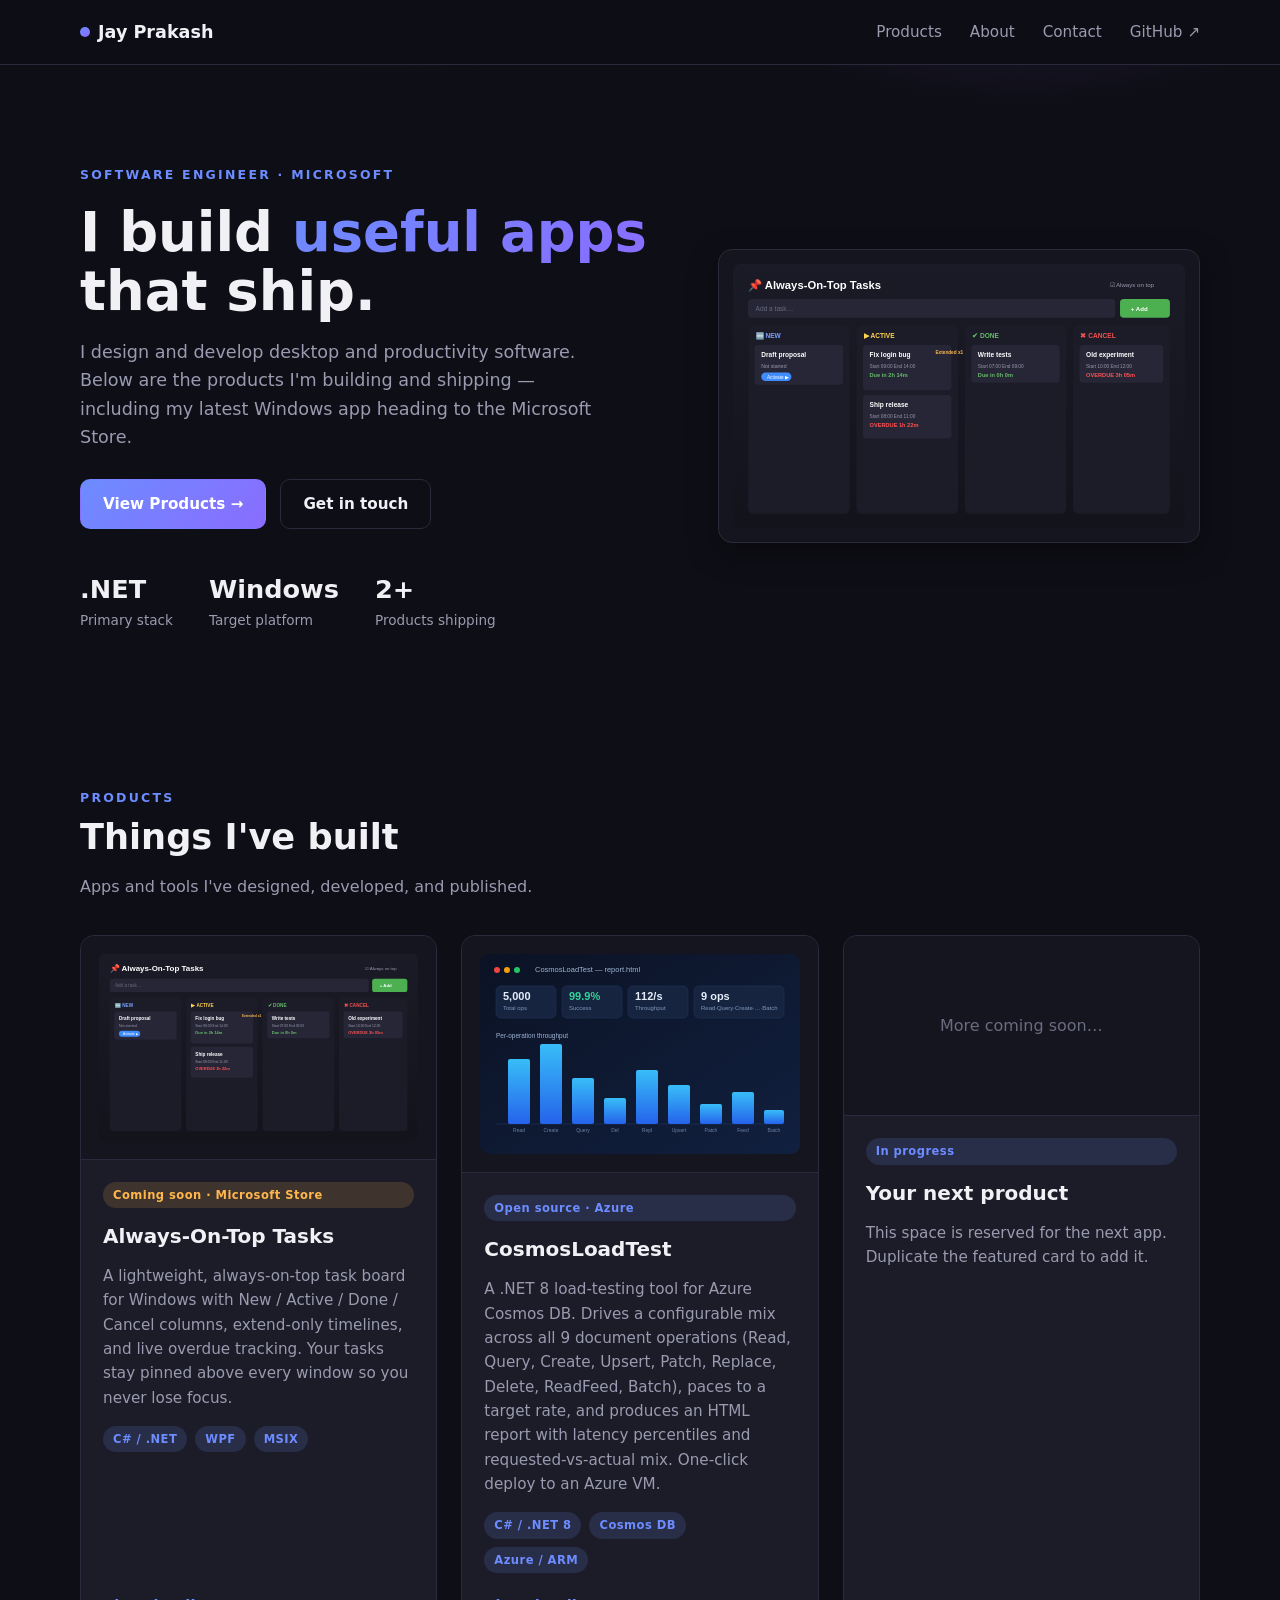
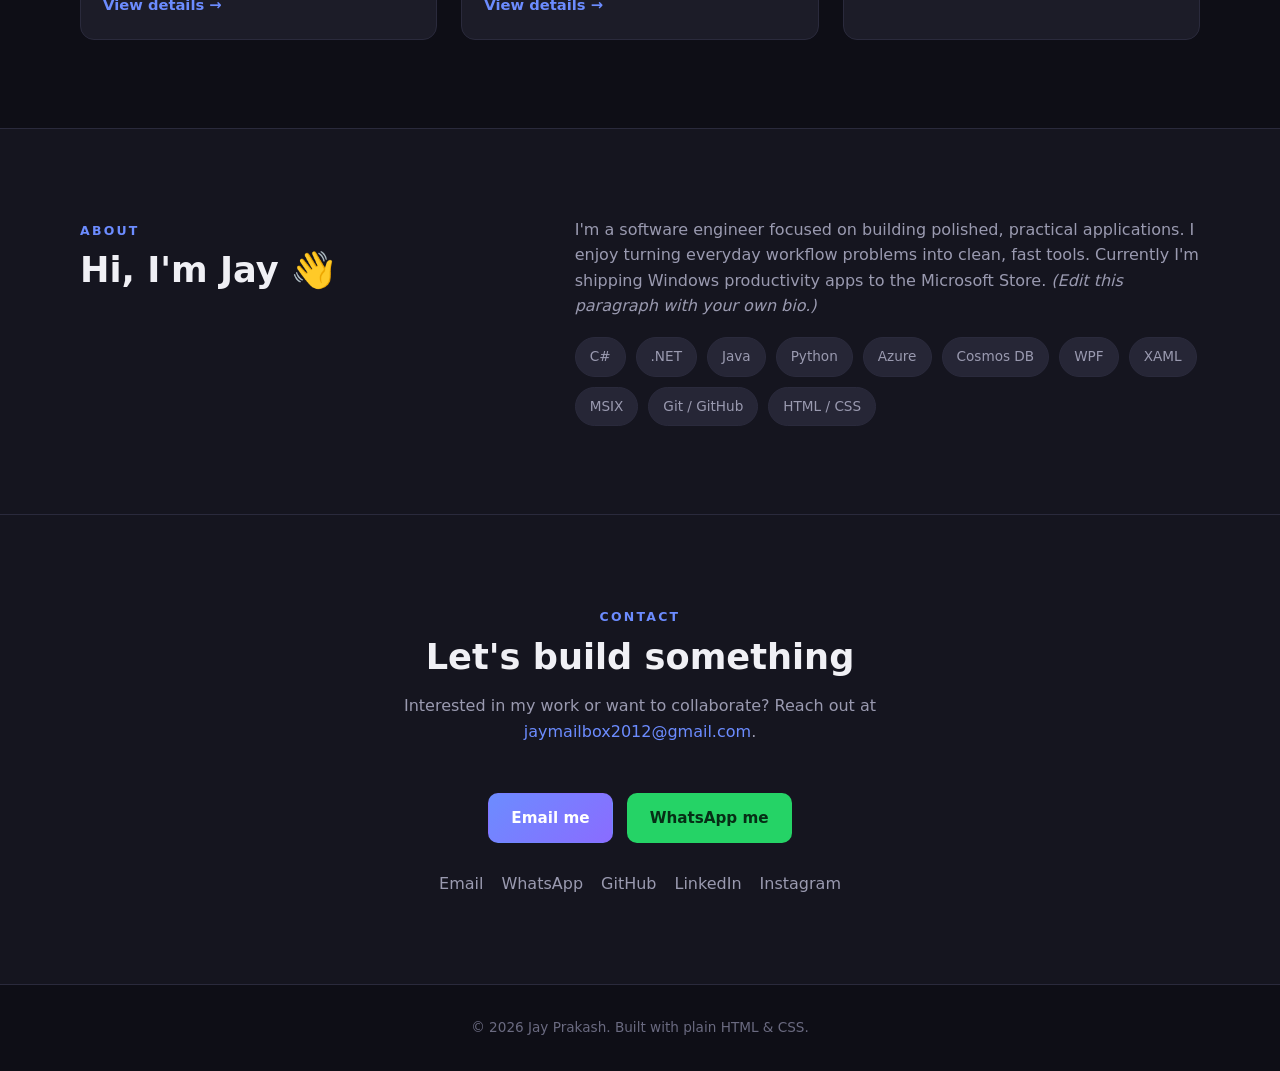
<file: index.html>
<!DOCTYPE html>
<html lang="en">
<head>
  <meta charset="UTF-8" />
  <meta name="viewport" content="width=device-width, initial-scale=1.0" />
  <title>Jay Prakash — Software Engineer & App Developer</title>
  <meta name="description" content="Portfolio of Jay Prakash. Products, apps, and projects including Always-On-Top Tasks for Windows." />
  <link rel="stylesheet" href="styles.css" />
  <link rel="icon" href="data:image/svg+xml,<svg xmlns='http://www.w3.org/2000/svg' viewBox='0 0 100 100'><text y='.9em' font-size='90'>📌</text></svg>" />
</head>
<body>

  <!-- ===== Nav ===== -->
  <header class="nav">
    <div class="container nav-inner">
      <a href="#home" class="brand"><span class="dot"></span> Jay Prakash</a>
      <nav class="nav-links" id="navLinks">
        <a href="#products">Products</a>
        <a href="#about">About</a>
        <a href="#contact">Contact</a>
        <a href="https://github.com/iam-jay" target="_blank" rel="noopener">GitHub ↗</a>
      </nav>
      <button class="nav-toggle" id="navToggle" aria-label="Toggle menu">☰</button>
    </div>
  </header>

  <!-- ===== Hero ===== -->
  <section class="hero" id="home">
    <div class="container hero-grid">
      <div>
        <span class="eyebrow">Software Engineer · Microsoft</span>
        <h1>I build <span class="grad">useful apps</span> that ship.</h1>
        <p class="lead">
          I design and develop desktop and productivity software. Below are the products
          I'm building and shipping — including my latest Windows app heading to the Microsoft Store.
        </p>
        <div class="hero-cta">
          <a href="#products" class="btn btn-primary">View Products →</a>
          <a href="#contact" class="btn btn-ghost">Get in touch</a>
        </div>
        <div class="stats">
          <div class="stat"><div class="num">.NET</div><div class="lbl">Primary stack</div></div>
          <div class="stat"><div class="num">Windows</div><div class="lbl">Target platform</div></div>
          <div class="stat"><div class="num">2+</div><div class="lbl">Products shipping</div></div>
        </div>
      </div>
      <div class="hero-visual">
        <img src="assets/app-mockup.svg" alt="Preview of the Always-On-Top Tasks app" />
      </div>
    </div>
  </section>

  <!-- ===== Products ===== -->
  <section class="section" id="products">
    <div class="container">
      <div class="products-head">
        <div>
          <span class="eyebrow">Products</span>
          <h2 class="section-title">Things I've built</h2>
          <p class="section-sub">Apps and tools I've designed, developed, and published.</p>
        </div>
      </div>

      <div class="product-grid">

        <!-- Featured product -->
        <article class="product-card">
          <div class="product-thumb">
            <img src="assets/app-mockup.svg" alt="Always-On-Top Tasks app preview" />
          </div>
          <div class="product-body">
            <span class="badge badge-soon">Coming soon · Microsoft Store</span>
            <h3>Always-On-Top Tasks</h3>
            <p>
              A lightweight, always-on-top task board for Windows with New / Active / Done / Cancel
              columns, extend-only timelines, and live overdue tracking. Your tasks stay pinned above
              every window so you never lose focus.
            </p>
            <div class="tag-row">
              <span class="badge badge-tech">C# / .NET</span>
              <span class="badge badge-tech">WPF</span>
              <span class="badge badge-tech">MSIX</span>
            </div>
            <div class="product-actions">
              <a href="products/always-on-top-tasks.html" class="link-arrow">View details →</a>
            </div>
          </div>
        </article>

        <!-- CosmosLoadTest -->
        <article class="product-card">
          <div class="product-thumb">
            <img src="assets/cosmos-load-test.svg" alt="CosmosLoadTest HTML report preview" />
          </div>
          <div class="product-body">
            <span class="badge badge-tech">Open source · Azure</span>
            <h3>CosmosLoadTest</h3>
            <p>
              A .NET 8 load-testing tool for Azure Cosmos DB. Drives a configurable mix
              across all 9 document operations (Read, Query, Create, Upsert, Patch, Replace,
              Delete, ReadFeed, Batch), paces to a target rate, and produces an HTML report
              with latency percentiles and requested-vs-actual mix. One-click deploy to an Azure VM.
            </p>
            <div class="tag-row">
              <span class="badge badge-tech">C# / .NET 8</span>
              <span class="badge badge-tech">Cosmos DB</span>
              <span class="badge badge-tech">Azure / ARM</span>
            </div>
            <div class="product-actions">
              <a href="products/cosmos-load-test.html" class="link-arrow">View details →</a>
            </div>
          </div>
        </article>

        <!-- Placeholder for future product -->
        <article class="product-card">
          <div class="product-thumb" style="display:flex;align-items:center;justify-content:center;min-height:180px;color:var(--muted-2);">
            <span>More coming soon…</span>
          </div>
          <div class="product-body">
            <span class="badge badge-tech">In progress</span>
            <h3>Your next product</h3>
            <p>This space is reserved for the next app. Duplicate the featured card to add it.</p>
          </div>
        </article>

      </div>
    </div>
  </section>

  <!-- ===== About ===== -->
  <section class="section" id="about" style="background:var(--bg-soft);border-top:1px solid var(--border);">
    <div class="container about-grid">
      <div>
        <span class="eyebrow">About</span>
        <h2 class="section-title">Hi, I'm Jay 👋</h2>
      </div>
      <div>
        <p style="color:var(--muted);">
          I'm a software engineer focused on building polished, practical applications.
          I enjoy turning everyday workflow problems into clean, fast tools. Currently I'm
          shipping Windows productivity apps to the Microsoft Store.
          <em>(Edit this paragraph with your own bio.)</em>
        </p>
        <div class="skills">
          <span class="chip">C#</span>
          <span class="chip">.NET</span>
          <span class="chip">Java</span>
          <span class="chip">Python</span>
          <span class="chip">Azure</span>
          <span class="chip">Cosmos DB</span>
          <span class="chip">WPF</span>
          <span class="chip">XAML</span>
          <span class="chip">MSIX</span>
          <span class="chip">Git / GitHub</span>
          <span class="chip">HTML / CSS</span>
        </div>
      </div>
    </div>
  </section>

  <!-- ===== Contact ===== -->
  <section class="section contact" id="contact">
    <div class="container">
      <span class="eyebrow">Contact</span>
      <h2 class="section-title">Let's build something</h2>
      <p class="section-sub" style="margin-inline:auto;">
        Interested in my work or want to collaborate? Reach out at
        <a href="mailto:jaymailbox2012@gmail.com" style="color:var(--accent);">jaymailbox2012@gmail.com</a>.
      </p>
      <div style="display:flex;gap:14px;justify-content:center;flex-wrap:wrap;margin-top:24px;">
        <a href="mailto:jaymailbox2012@gmail.com" class="btn btn-primary">Email me</a>
        <a href="https://wa.me/917795540204" target="_blank" rel="noopener" class="btn" style="background:#25D366;color:#062e16;">WhatsApp me</a>
      </div>
      <div class="social">
        <a href="mailto:jaymailbox2012@gmail.com">Email</a>
        <a href="https://wa.me/917795540204" target="_blank" rel="noopener">WhatsApp</a>
        <a href="https://github.com/iam-jay" target="_blank" rel="noopener">GitHub</a>
        <a href="https://www.linkedin.com/in/jayiiita" target="_blank" rel="noopener">LinkedIn</a>
        <a href="https://www.instagram.com/jayprakashstar" target="_blank" rel="noopener">Instagram</a>
      </div>
    </div>
  </section>

  <footer class="footer">
    <div class="container">© <span id="year"></span> Jay Prakash. Built with plain HTML & CSS.</div>
  </footer>

  <script src="script.js"></script>
</body>
</html>
</file>
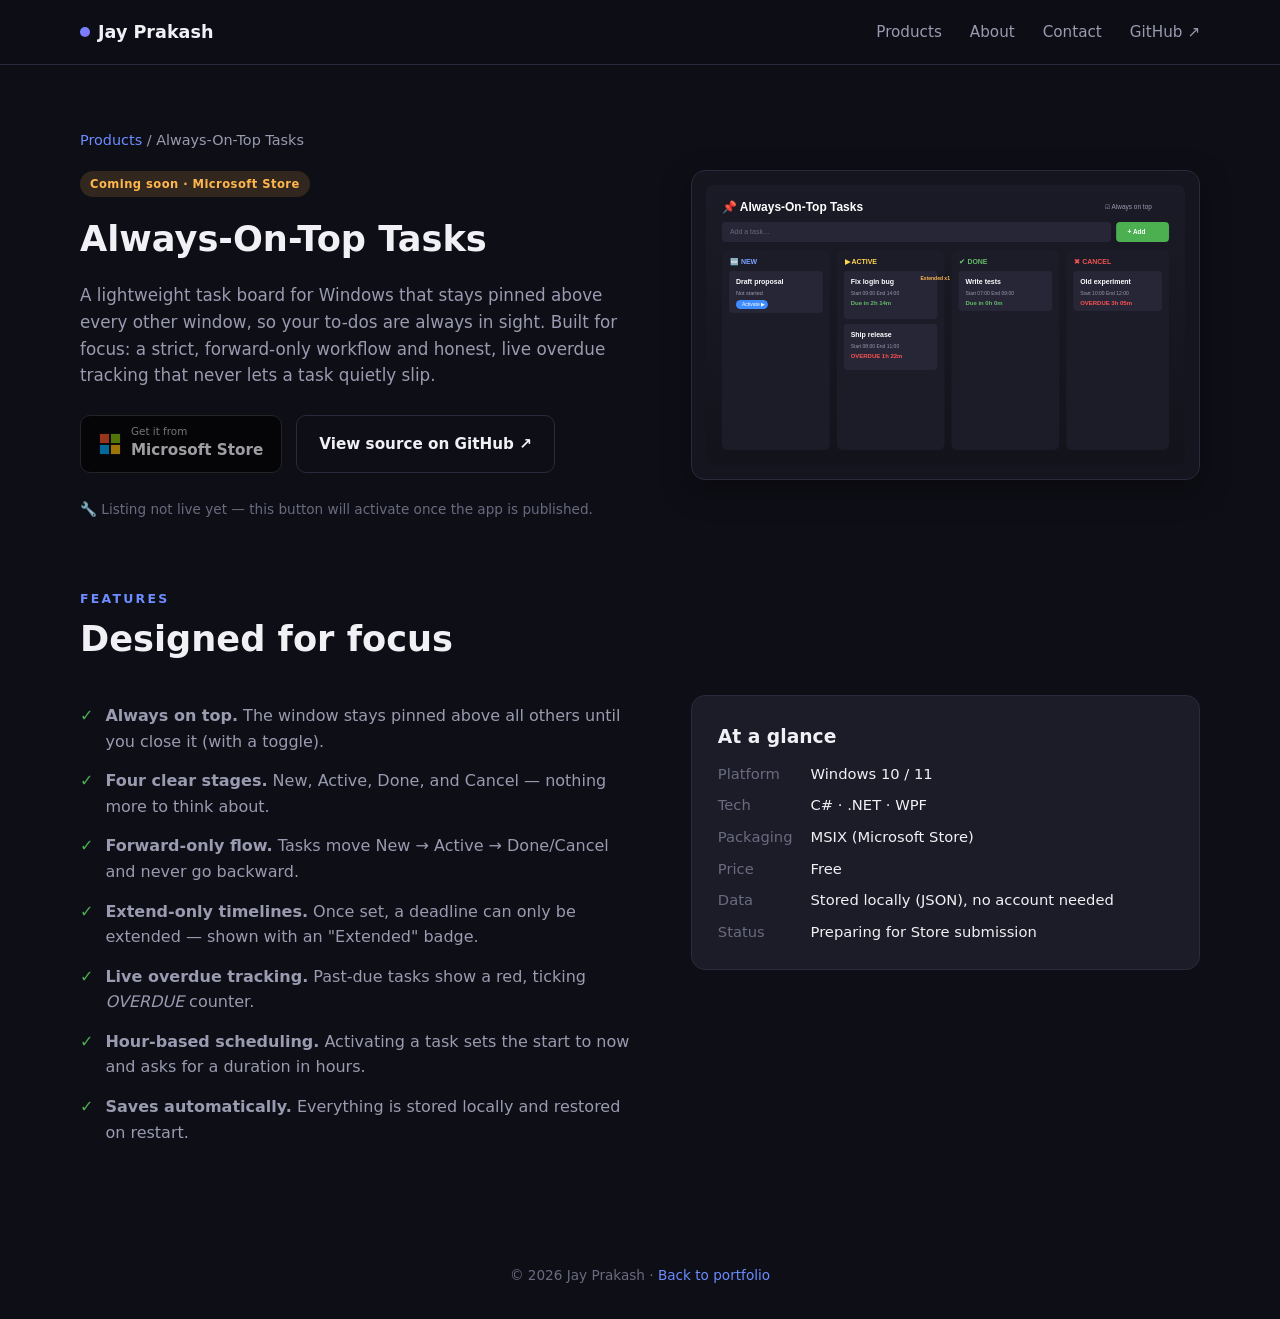
<file: products/always-on-top-tasks.html>
<!DOCTYPE html>
<html lang="en">
<head>
  <meta charset="UTF-8" />
  <meta name="viewport" content="width=device-width, initial-scale=1.0" />
  <title>Always-On-Top Tasks — Jay Prakash</title>
  <meta name="description" content="Always-On-Top Tasks: a pinned, always-visible task board for Windows. New / Active / Done / Cancel columns, extend-only timelines, and live overdue tracking." />
  <link rel="stylesheet" href="../styles.css" />
  <link rel="icon" href="data:image/svg+xml,<svg xmlns='http://www.w3.org/2000/svg' viewBox='0 0 100 100'><text y='.9em' font-size='90'>📌</text></svg>" />

  <!-- Open Graph: nice preview when you share the URL -->
  <meta property="og:title" content="Always-On-Top Tasks for Windows" />
  <meta property="og:description" content="A pinned, always-visible task board with live overdue tracking. Coming soon to the Microsoft Store." />
  <meta property="og:type" content="website" />
  <meta property="og:image" content="../assets/app-mockup.svg" />
</head>
<body>

  <!-- ===== Nav ===== -->
  <header class="nav">
    <div class="container nav-inner">
      <a href="../index.html#home" class="brand"><span class="dot"></span> Jay Prakash</a>
      <nav class="nav-links" id="navLinks">
        <a href="../index.html#products">Products</a>
        <a href="../index.html#about">About</a>
        <a href="../index.html#contact">Contact</a>
        <a href="https://github.com/iam-jay" target="_blank" rel="noopener">GitHub ↗</a>
      </nav>
      <button class="nav-toggle" id="navToggle" aria-label="Toggle menu">☰</button>
    </div>
  </header>

  <!-- ===== Detail hero ===== -->
  <section class="detail-hero">
    <div class="container">
      <div class="breadcrumb"><a href="../index.html#products">Products</a> / Always-On-Top Tasks</div>
      <div class="detail-grid">
        <div>
          <span class="badge badge-soon" id="statusBadge">Coming soon · Microsoft Store</span>
          <h1 class="section-title" style="margin:14px 0;">Always-On-Top Tasks</h1>
          <p style="color:var(--muted);font-size:1.05rem;">
            A lightweight task board for Windows that stays pinned above every other window,
            so your to-dos are always in sight. Built for focus: a strict, forward-only workflow
            and honest, live overdue tracking that never lets a task quietly slip.
          </p>

          <!-- Microsoft Store button — replace href once published -->
          <div style="display:flex;gap:14px;flex-wrap:wrap;margin:26px 0;">
            <a id="storeLink"
               href="#"
               data-store-url="REPLACE_WITH_MICROSOFT_STORE_URL"
               class="store-badge" target="_blank" rel="noopener">
              <svg class="ms-logo" viewBox="0 0 24 24" aria-hidden="true">
                <rect x="1" y="1" width="10" height="10" fill="#F25022"/>
                <rect x="13" y="1" width="10" height="10" fill="#7FBA00"/>
                <rect x="1" y="13" width="10" height="10" fill="#00A4EF"/>
                <rect x="13" y="13" width="10" height="10" fill="#FFB900"/>
              </svg>
              <span><small>Get it from</small><strong>Microsoft Store</strong></span>
            </a>
            <a href="https://github.com/iam-jay/todo" target="_blank" rel="noopener" class="btn btn-ghost">View source on GitHub ↗</a>
          </div>
          <p id="storeNote" style="color:var(--muted-2);font-size:.85rem;">
            🔧 Listing not live yet — this button will activate once the app is published.
          </p>
        </div>

        <div class="hero-visual">
          <img src="../assets/app-mockup.svg" alt="Always-On-Top Tasks app screenshot" />
        </div>
      </div>
    </div>
  </section>

  <!-- ===== Features ===== -->
  <section class="section" style="padding-top:32px;">
    <div class="container">
      <span class="eyebrow">Features</span>
      <h2 class="section-title">Designed for focus</h2>
      <div class="detail-grid" style="margin-top:28px;">
        <ul class="feature-list">
          <li><span class="ic">✓</span><span><strong>Always on top.</strong> The window stays pinned above all others until you close it (with a toggle).</span></li>
          <li><span class="ic">✓</span><span><strong>Four clear stages.</strong> New, Active, Done, and Cancel — nothing more to think about.</span></li>
          <li><span class="ic">✓</span><span><strong>Forward-only flow.</strong> Tasks move New → Active → Done/Cancel and never go backward.</span></li>
          <li><span class="ic">✓</span><span><strong>Extend-only timelines.</strong> Once set, a deadline can only be extended — shown with an "Extended" badge.</span></li>
          <li><span class="ic">✓</span><span><strong>Live overdue tracking.</strong> Past-due tasks show a red, ticking <em>OVERDUE</em> counter.</span></li>
          <li><span class="ic">✓</span><span><strong>Hour-based scheduling.</strong> Activating a task sets the start to now and asks for a duration in hours.</span></li>
          <li><span class="ic">✓</span><span><strong>Saves automatically.</strong> Everything is stored locally and restored on restart.</span></li>
        </ul>

        <div class="panel">
          <h3 style="margin-bottom:6px;">At a glance</h3>
          <dl class="kv">
            <dt>Platform</dt><dd>Windows 10 / 11</dd>
            <dt>Tech</dt><dd>C# · .NET · WPF</dd>
            <dt>Packaging</dt><dd>MSIX (Microsoft Store)</dd>
            <dt>Price</dt><dd>Free</dd>
            <dt>Data</dt><dd>Stored locally (JSON), no account needed</dd>
            <dt>Status</dt><dd>Preparing for Store submission</dd>
          </dl>
        </div>
      </div>
    </div>
  </section>

  <footer class="footer">
    <div class="container">© <span id="year"></span> Jay Prakash · <a href="../index.html" style="color:var(--accent);">Back to portfolio</a></div>
  </footer>

  <script src="../script.js"></script>
</body>
</html>
</file>
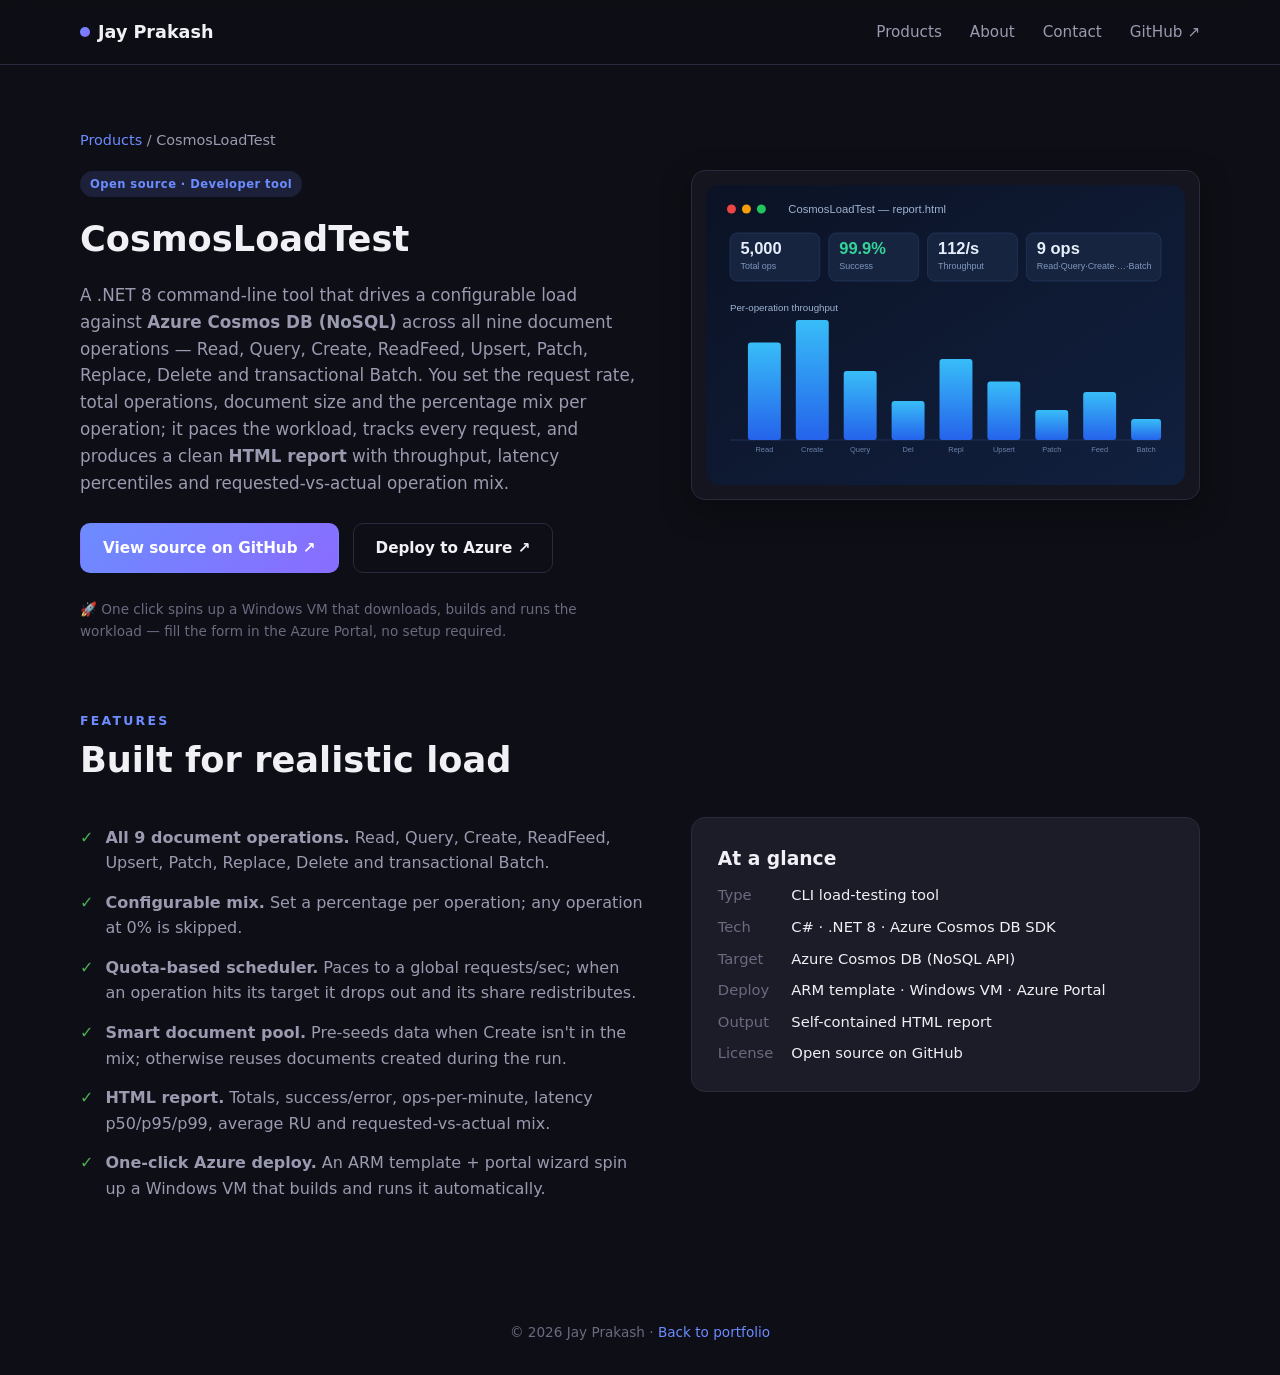
<file: products/cosmos-load-test.html>
<!DOCTYPE html>
<html lang="en">
<head>
  <meta charset="UTF-8" />
  <meta name="viewport" content="width=device-width, initial-scale=1.0" />
  <title>CosmosLoadTest — Jay Prakash</title>
  <meta name="description" content="CosmosLoadTest: a .NET 8 load-testing tool for Azure Cosmos DB. Drives all 9 document operations with a configurable mix and produces an HTML report. One-click deploy to an Azure VM." />
  <link rel="stylesheet" href="../styles.css" />
  <link rel="icon" href="data:image/svg+xml,<svg xmlns='http://www.w3.org/2000/svg' viewBox='0 0 100 100'><text y='.9em' font-size='90'>📌</text></svg>" />

  <!-- Open Graph: nice preview when you share the URL -->
  <meta property="og:title" content="CosmosLoadTest — Azure Cosmos DB load tester" />
  <meta property="og:description" content="A .NET 8 tool that drives a configurable Cosmos DB workload across all 9 document operations and produces an HTML report. One-click deploy to an Azure VM." />
  <meta property="og:type" content="website" />
  <meta property="og:image" content="../assets/cosmos-load-test.svg" />
</head>
<body>

  <!-- ===== Nav ===== -->
  <header class="nav">
    <div class="container nav-inner">
      <a href="../index.html#home" class="brand"><span class="dot"></span> Jay Prakash</a>
      <nav class="nav-links" id="navLinks">
        <a href="../index.html#products">Products</a>
        <a href="../index.html#about">About</a>
        <a href="../index.html#contact">Contact</a>
        <a href="https://github.com/iam-jay" target="_blank" rel="noopener">GitHub ↗</a>
      </nav>
      <button class="nav-toggle" id="navToggle" aria-label="Toggle menu">☰</button>
    </div>
  </header>

  <!-- ===== Detail hero ===== -->
  <section class="detail-hero">
    <div class="container">
      <div class="breadcrumb"><a href="../index.html#products">Products</a> / CosmosLoadTest</div>
      <div class="detail-grid">
        <div>
          <span class="badge badge-tech">Open source · Developer tool</span>
          <h1 class="section-title" style="margin:14px 0;">CosmosLoadTest</h1>
          <p style="color:var(--muted);font-size:1.05rem;">
            A .NET 8 command-line tool that drives a configurable load against
            <strong>Azure Cosmos DB (NoSQL)</strong> across all nine document operations —
            Read, Query, Create, ReadFeed, Upsert, Patch, Replace, Delete and transactional
            Batch. You set the request rate, total operations, document size and the
            percentage mix per operation; it paces the workload, tracks every request,
            and produces a clean <strong>HTML report</strong> with throughput, latency
            percentiles and requested-vs-actual operation mix.
          </p>

          <div style="display:flex;gap:14px;flex-wrap:wrap;margin:26px 0;">
            <a href="https://github.com/iam-jay/CosmosLoadTest" target="_blank" rel="noopener" class="btn btn-primary">View source on GitHub ↗</a>
            <a href="https://portal.azure.com/#blade/Microsoft_Azure_CreateUIDef/CustomDeploymentBlade/uri/https%3A%2F%2Fraw.githubusercontent.com%2Fiam-jay%2FCosmosLoadTest%2Fmain%2Fdeploy%2Ftemplate.json/createUIDefinitionUri/https%3A%2F%2Fraw.githubusercontent.com%2Fiam-jay%2FCosmosLoadTest%2Fmain%2Fdeploy%2FcreateUiDefinition.json"
               target="_blank" rel="noopener" class="btn btn-ghost">Deploy to Azure ↗</a>
          </div>
          <p style="color:var(--muted-2);font-size:.85rem;">
            🚀 One click spins up a Windows VM that downloads, builds and runs the workload — fill the form in the Azure Portal, no setup required.
          </p>
        </div>

        <div class="hero-visual">
          <img src="../assets/cosmos-load-test.svg" alt="CosmosLoadTest HTML report preview" />
        </div>
      </div>
    </div>
  </section>

  <!-- ===== Features ===== -->
  <section class="section" style="padding-top:32px;">
    <div class="container">
      <span class="eyebrow">Features</span>
      <h2 class="section-title">Built for realistic load</h2>
      <div class="detail-grid" style="margin-top:28px;">
        <ul class="feature-list">
          <li><span class="ic">✓</span><span><strong>All 9 document operations.</strong> Read, Query, Create, ReadFeed, Upsert, Patch, Replace, Delete and transactional Batch.</span></li>
          <li><span class="ic">✓</span><span><strong>Configurable mix.</strong> Set a percentage per operation; any operation at 0% is skipped.</span></li>
          <li><span class="ic">✓</span><span><strong>Quota-based scheduler.</strong> Paces to a global requests/sec; when an operation hits its target it drops out and its share redistributes.</span></li>
          <li><span class="ic">✓</span><span><strong>Smart document pool.</strong> Pre-seeds data when Create isn't in the mix; otherwise reuses documents created during the run.</span></li>
          <li><span class="ic">✓</span><span><strong>HTML report.</strong> Totals, success/error, ops-per-minute, latency p50/p95/p99, average RU and requested-vs-actual mix.</span></li>
          <li><span class="ic">✓</span><span><strong>One-click Azure deploy.</strong> An ARM template + portal wizard spin up a Windows VM that builds and runs it automatically.</span></li>
        </ul>

        <div class="panel">
          <h3 style="margin-bottom:6px;">At a glance</h3>
          <dl class="kv">
            <dt>Type</dt><dd>CLI load-testing tool</dd>
            <dt>Tech</dt><dd>C# · .NET 8 · Azure Cosmos DB SDK</dd>
            <dt>Target</dt><dd>Azure Cosmos DB (NoSQL API)</dd>
            <dt>Deploy</dt><dd>ARM template · Windows VM · Azure Portal</dd>
            <dt>Output</dt><dd>Self-contained HTML report</dd>
            <dt>License</dt><dd>Open source on GitHub</dd>
          </dl>
        </div>
      </div>
    </div>
  </section>

  <footer class="footer">
    <div class="container">© <span id="year"></span> Jay Prakash · <a href="../index.html" style="color:var(--accent);">Back to portfolio</a></div>
  </footer>

  <script src="../script.js"></script>
</body>
</html>
</file>
<file: styles.css>
:root {
  --bg: #0e0e16;
  --bg-soft: #15151f;
  --card: #1c1c28;
  --card-2: #262636;
  --text: #f0f0f5;
  --muted: #9a9ab0;
  --muted-2: #6a6a80;
  --accent: #6c8cff;
  --accent-2: #8a6cff;
  --green: #4caf50;
  --border: #2a2a3c;
  --radius: 14px;
  --shadow: 0 10px 30px rgba(0, 0, 0, .35);
}

* { box-sizing: border-box; margin: 0; padding: 0; }

html { scroll-behavior: smooth; }

body {
  font-family: "Segoe UI", system-ui, -apple-system, Arial, sans-serif;
  background: var(--bg);
  color: var(--text);
  line-height: 1.6;
  -webkit-font-smoothing: antialiased;
}

a { color: inherit; text-decoration: none; }
img, svg { max-width: 100%; display: block; }

.container { width: min(1120px, 92%); margin-inline: auto; }
.section { padding: 88px 0; }
.section-title { font-size: clamp(1.6rem, 3vw, 2.2rem); font-weight: 800; }
.section-sub { color: var(--muted); margin-top: 8px; max-width: 620px; }
.eyebrow {
  text-transform: uppercase; letter-spacing: .18em; font-size: .78rem;
  font-weight: 700; color: var(--accent);
}

/* ---------- Nav ---------- */
.nav {
  position: sticky; top: 0; z-index: 50;
  backdrop-filter: blur(12px);
  background: rgba(14, 14, 22, .72);
  border-bottom: 1px solid var(--border);
}
.nav-inner { display: flex; align-items: center; justify-content: space-between; height: 64px; }
.brand { font-weight: 800; font-size: 1.1rem; display: flex; align-items: center; gap: 8px; }
.brand .dot { width: 10px; height: 10px; border-radius: 50%; background: linear-gradient(135deg, var(--accent), var(--accent-2)); }
.nav-links { display: flex; gap: 28px; align-items: center; }
.nav-links a { color: var(--muted); font-weight: 500; font-size: .95rem; transition: color .2s; }
.nav-links a:hover { color: var(--text); }
.nav-toggle { display: none; background: none; border: 0; color: var(--text); font-size: 1.5rem; cursor: pointer; }

/* ---------- Buttons ---------- */
.btn {
  display: inline-flex; align-items: center; gap: 8px;
  padding: 12px 22px; border-radius: 10px; font-weight: 600; font-size: .95rem;
  border: 1px solid transparent; cursor: pointer; transition: transform .15s, background .2s, border-color .2s;
}
.btn:hover { transform: translateY(-2px); }
.btn-primary { background: linear-gradient(135deg, var(--accent), var(--accent-2)); color: #fff; }
.btn-ghost { background: transparent; border-color: var(--border); color: var(--text); }
.btn-ghost:hover { border-color: var(--accent); }

/* ---------- Hero ---------- */
.hero { padding: 96px 0 64px; position: relative; overflow: hidden; }
.hero::before {
  content: ""; position: absolute; inset: -200px 0 auto 0; height: 480px;
  background: radial-gradient(600px 300px at 30% 0%, rgba(108, 140, 255, .22), transparent 70%),
              radial-gradient(500px 280px at 80% 10%, rgba(138, 108, 255, .18), transparent 70%);
  pointer-events: none;
}
.hero-grid { display: grid; grid-template-columns: 1.1fr .9fr; gap: 48px; align-items: center; position: relative; }
.hero h1 { font-size: clamp(2.2rem, 5vw, 3.4rem); line-height: 1.1; font-weight: 800; margin: 16px 0; }
.hero h1 .grad { background: linear-gradient(135deg, var(--accent), var(--accent-2)); -webkit-background-clip: text; background-clip: text; color: transparent; }
.hero p.lead { color: var(--muted); font-size: 1.1rem; max-width: 540px; }
.hero-cta { display: flex; gap: 14px; margin-top: 28px; flex-wrap: wrap; }
.hero-visual { background: var(--bg-soft); border: 1px solid var(--border); border-radius: var(--radius); padding: 14px; box-shadow: var(--shadow); }

/* ---------- Stats ---------- */
.stats { display: flex; gap: 36px; margin-top: 40px; flex-wrap: wrap; }
.stat .num { font-size: 1.6rem; font-weight: 800; }
.stat .lbl { color: var(--muted); font-size: .85rem; }

/* ---------- Products ---------- */
.products-head { display: flex; justify-content: space-between; align-items: end; flex-wrap: wrap; gap: 16px; margin-bottom: 36px; }
.product-grid { display: grid; grid-template-columns: repeat(auto-fill, minmax(320px, 1fr)); gap: 24px; }
.product-card {
  background: var(--card); border: 1px solid var(--border); border-radius: var(--radius);
  overflow: hidden; transition: transform .2s, border-color .2s; display: flex; flex-direction: column;
}
.product-card:hover { transform: translateY(-6px); border-color: var(--accent); }
.product-thumb { background: var(--bg-soft); border-bottom: 1px solid var(--border); padding: 18px; }
.product-body { padding: 22px; display: flex; flex-direction: column; gap: 12px; flex: 1; }
.badge { display: inline-block; font-size: .72rem; font-weight: 700; letter-spacing: .04em;
  padding: 4px 10px; border-radius: 999px; }
.badge-soon { background: rgba(255, 183, 77, .15); color: #ffb74d; }
.badge-live { background: rgba(76, 175, 80, .15); color: #66bb6a; }
.badge-tech { background: rgba(108, 140, 255, .15); color: var(--accent); }
.product-body h3 { font-size: 1.25rem; }
.product-body p { color: var(--muted); font-size: .95rem; }
.tag-row { display: flex; flex-wrap: wrap; gap: 8px; margin-top: 4px; }
.product-actions { margin-top: auto; display: flex; gap: 12px; padding-top: 8px; flex-wrap: wrap; }
.link-arrow { color: var(--accent); font-weight: 600; font-size: .92rem; display: inline-flex; gap: 6px; align-items: center; }

/* ---------- Store badge ---------- */
.store-badge {
  display: inline-flex; align-items: center; gap: 10px; padding: 10px 18px;
  background: #000; border: 1px solid #333; border-radius: 10px; color: #fff;
  transition: transform .15s, border-color .2s;
}
.store-badge:hover { transform: translateY(-2px); border-color: var(--accent); }
.store-badge .ms-logo { width: 22px; height: 22px; }
.store-badge small { display: block; font-size: .65rem; color: #bbb; line-height: 1; }
.store-badge strong { font-size: .95rem; line-height: 1.2; }

/* ---------- About ---------- */
.about-grid { display: grid; grid-template-columns: 1fr 1.4fr; gap: 48px; align-items: start; }
.skills { display: flex; flex-wrap: wrap; gap: 10px; margin-top: 18px; }
.chip { background: var(--card-2); border: 1px solid var(--border); padding: 8px 14px; border-radius: 999px; font-size: .85rem; color: var(--muted); }

/* ---------- Contact ---------- */
.contact { text-align: center; background: var(--bg-soft); border-top: 1px solid var(--border); border-bottom: 1px solid var(--border); }
.contact .btn { margin-top: 24px; }
.social { display: flex; gap: 18px; justify-content: center; margin-top: 28px; }
.social a { color: var(--muted); transition: color .2s, transform .15s; }
.social a:hover { color: var(--text); transform: translateY(-2px); }

/* ---------- Footer ---------- */
.footer { padding: 32px 0; text-align: center; color: var(--muted-2); font-size: .85rem; }

/* ---------- Product detail page ---------- */
.detail-hero { padding: 64px 0 32px; }
.breadcrumb { color: var(--muted); font-size: .9rem; margin-bottom: 18px; }
.breadcrumb a { color: var(--accent); }
.detail-grid { display: grid; grid-template-columns: 1.05fr .95fr; gap: 48px; align-items: start; }
.feature-list { list-style: none; display: grid; gap: 14px; margin-top: 8px; }
.feature-list li { display: flex; gap: 12px; align-items: flex-start; color: var(--muted); }
.feature-list .ic { color: var(--green); font-weight: 800; }
.panel { background: var(--card); border: 1px solid var(--border); border-radius: var(--radius); padding: 26px; }
.kv { display: grid; grid-template-columns: auto 1fr; gap: 8px 18px; font-size: .92rem; margin-top: 10px; }
.kv dt { color: var(--muted-2); }
.kv dd { color: var(--text); }

/* ---------- Responsive ---------- */
@media (max-width: 860px) {
  .hero-grid, .about-grid, .detail-grid { grid-template-columns: 1fr; }
  .nav-links { display: none; position: absolute; top: 64px; left: 0; right: 0;
    flex-direction: column; gap: 0; background: var(--bg-soft); border-bottom: 1px solid var(--border); }
  .nav-links.open { display: flex; }
  .nav-links a { padding: 14px 6%; border-top: 1px solid var(--border); }
  .nav-toggle { display: block; }
}
</file>
